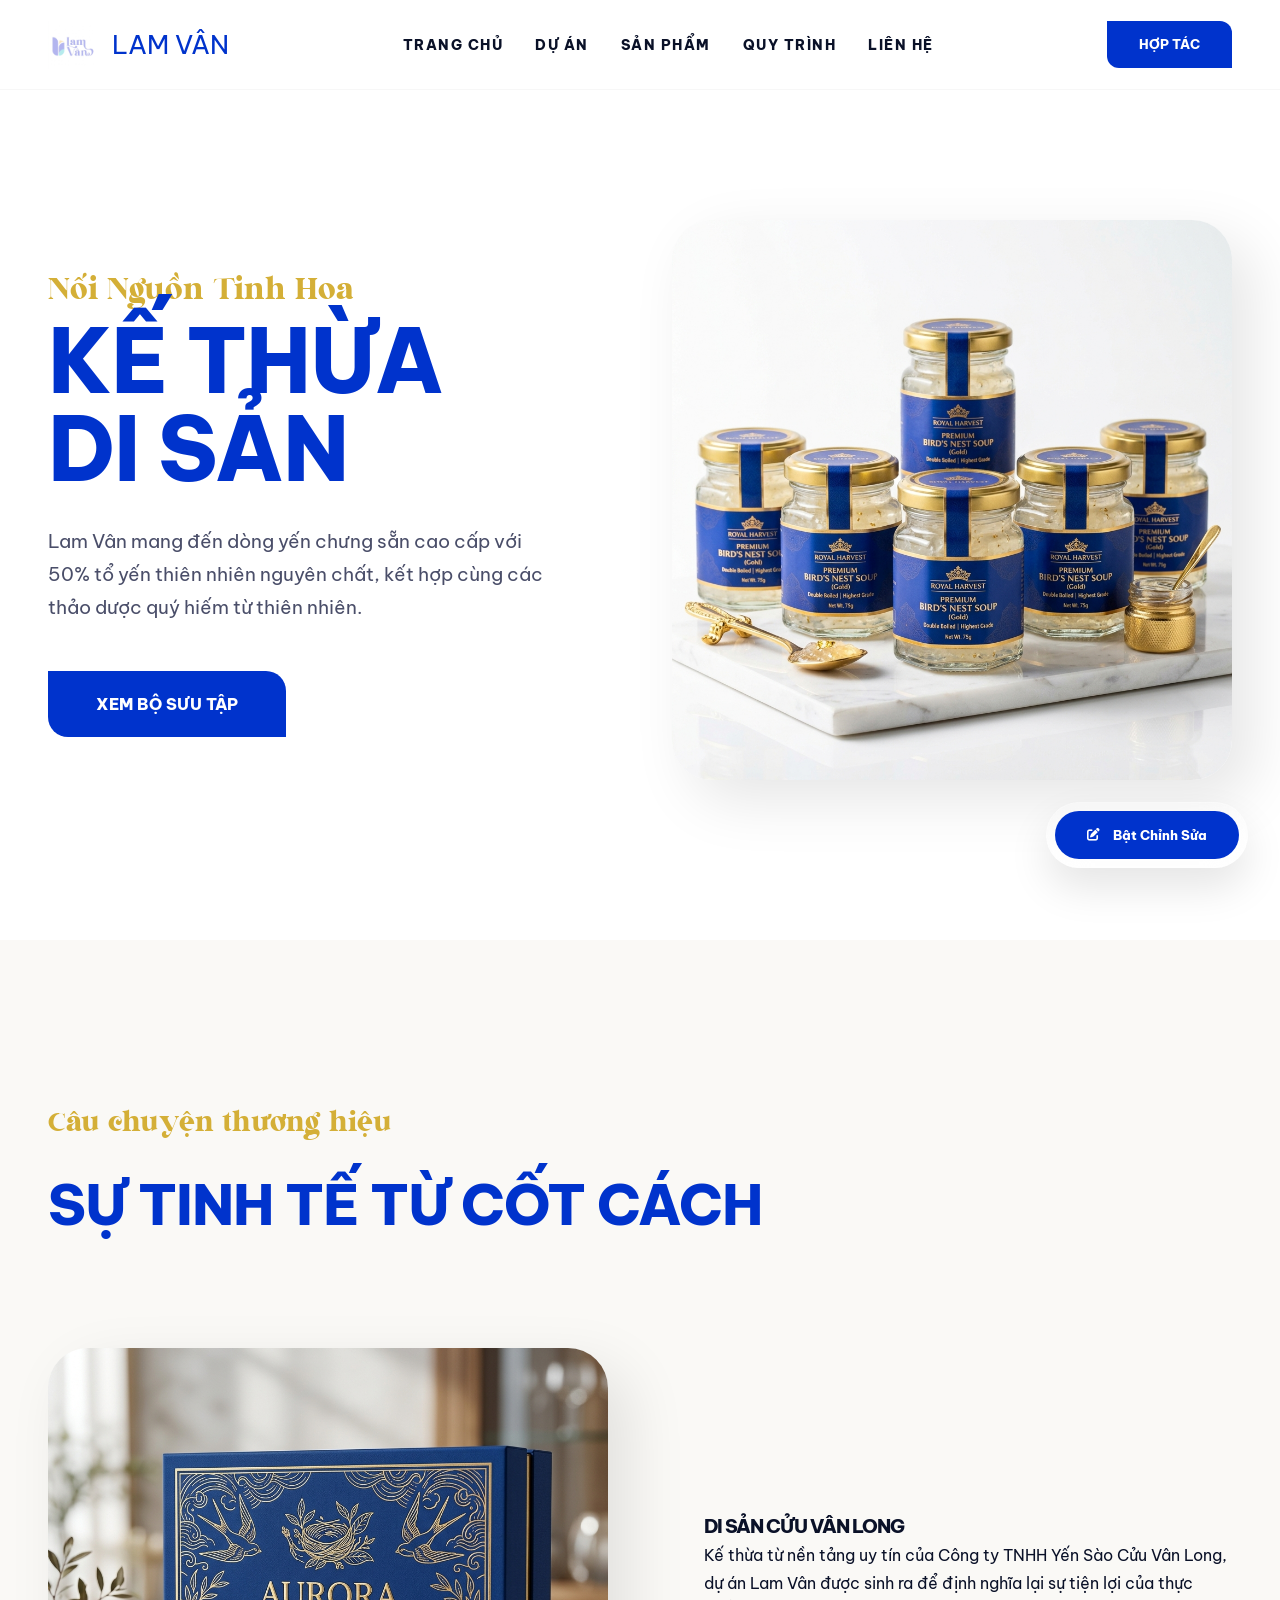
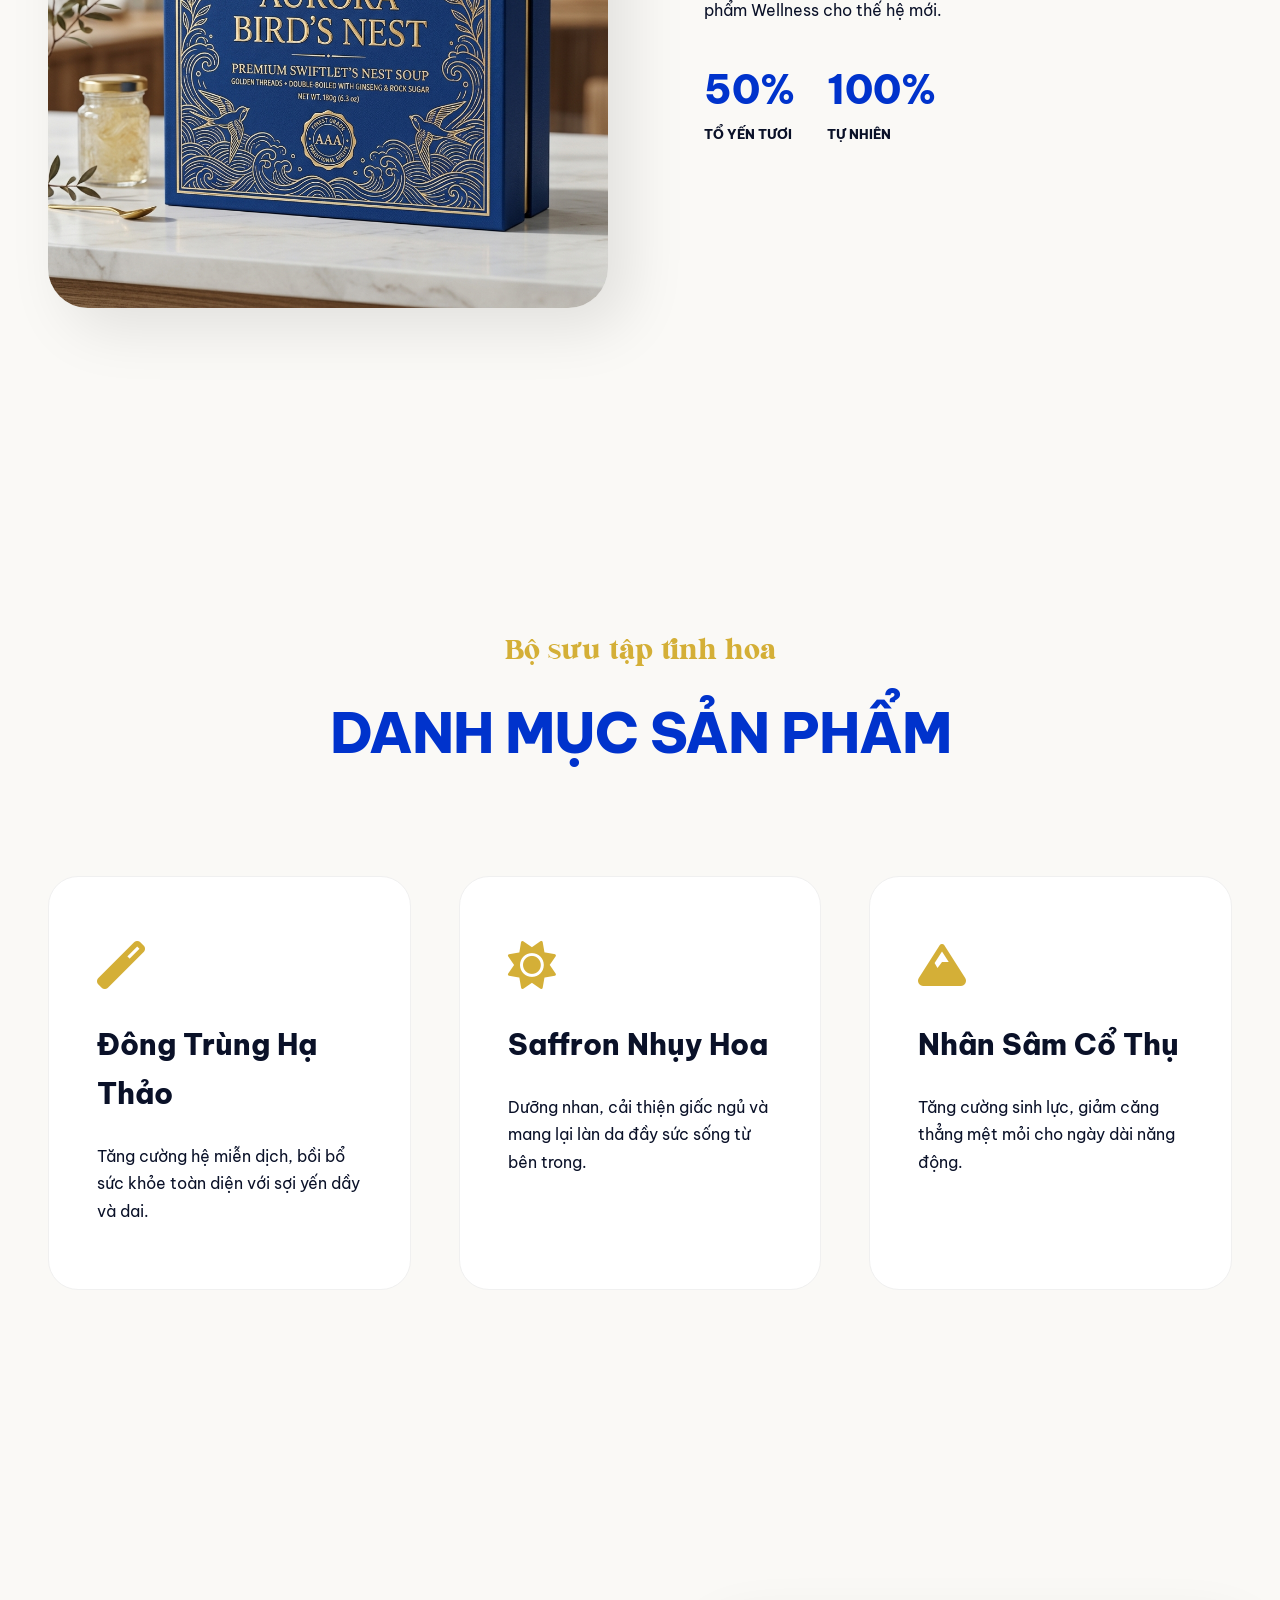
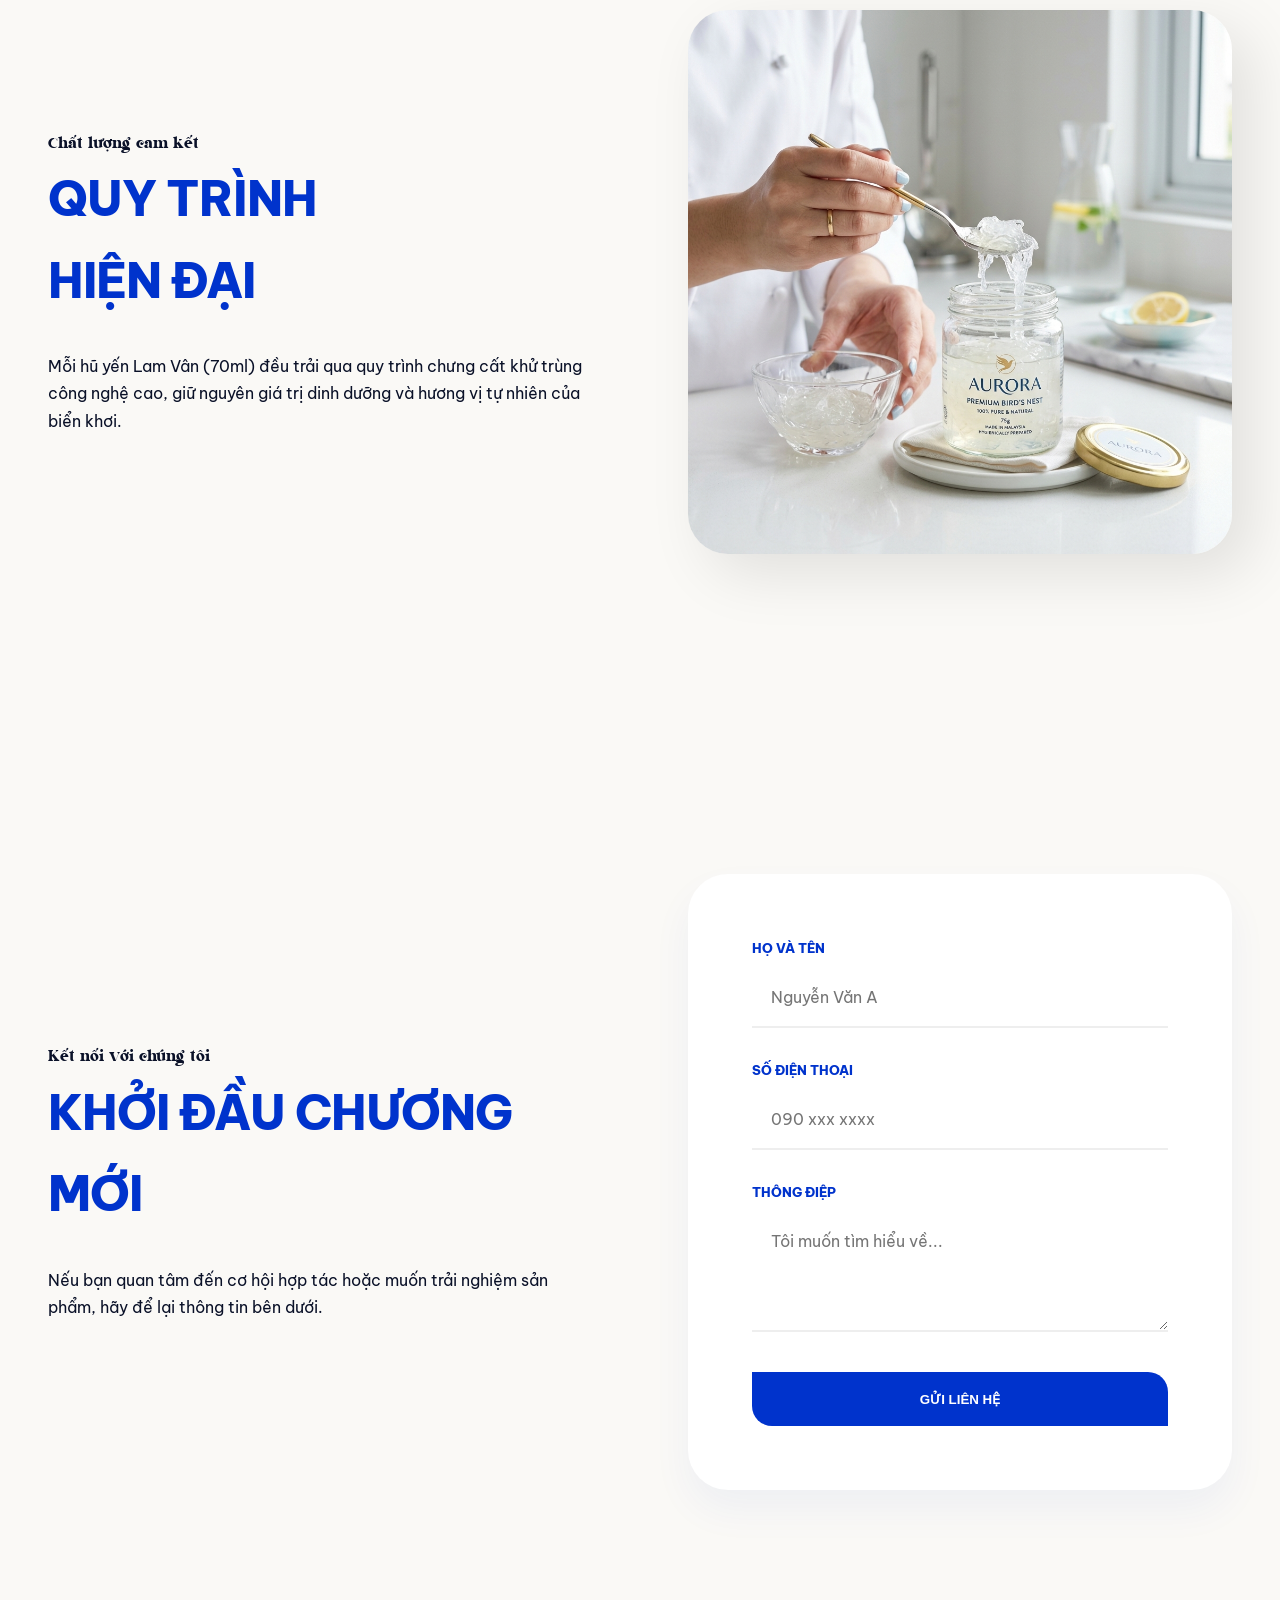
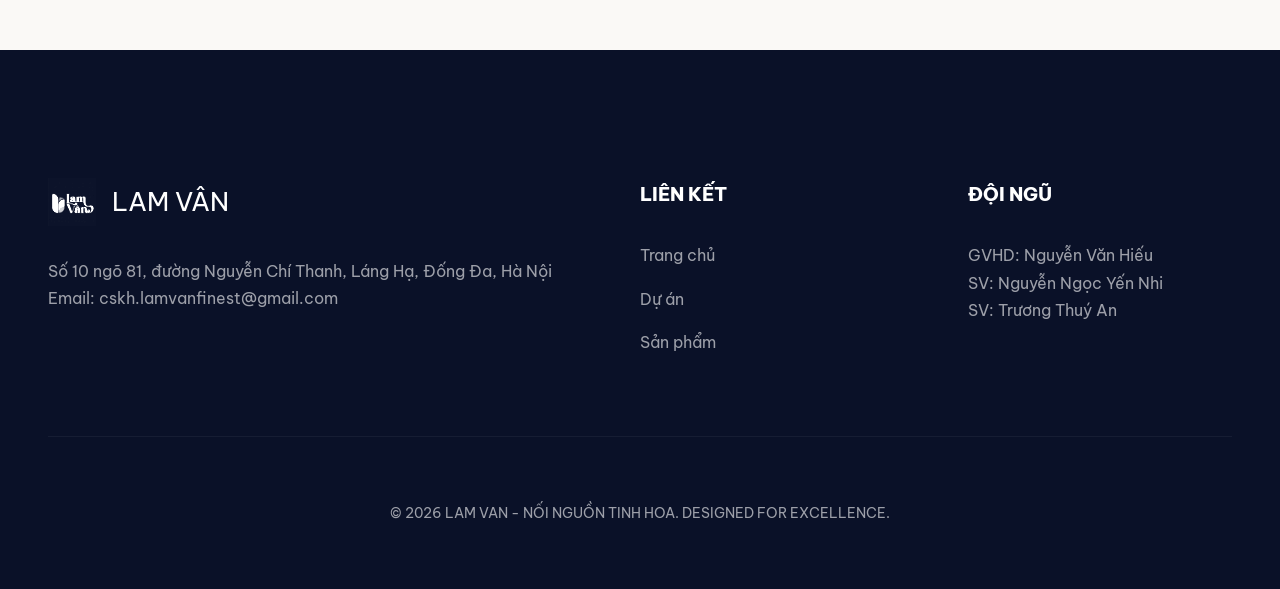
<file: index.html>
<!DOCTYPE html>
<html lang="vi">
<head>
    <meta charset="UTF-8">
    <meta name="viewport" content="width=device-width, initial-scale=1.0">
    <title>Lam Vân | Nối Nguồn Tinh Hoa</title>
    <meta name="description" content="Portfolio Dự án Yến chưng Lam Vân - Kết nối tinh hoa truyền thống với phong cách sống hiện đại.">
    <link rel="stylesheet" href="style.css">
    <link rel="stylesheet" href="https://cdnjs.cloudflare.com/ajax/libs/font-awesome/6.0.0/css/all.min.css">
</head>
<body>

    <header id="header">
        <div class="container nav">
            <div class="logo-container">
                <img src="logo_refined.jpg" alt="Logo Lam Vân" class="logo-img">
                <span class="logo-text">LAM VÂN</span>
            </div>
            <ul class="nav-links">
                <li><a href="#hero">Trang chủ</a></li>
                <li><a href="#about">Dự án</a></li>
                <li><a href="#products">Sản phẩm</a></li>
                <li><a href="#tech">Quy trình</a></li>
                <li><a href="#contact">Liên hệ</a></li>
            </ul>
            <a href="#contact" class="btn" style="padding: 0.8rem 2rem; border-top-right-radius: 12px; border-bottom-left-radius: 12px; font-size: 0.8rem;">HỢP TÁC</a>
        </div>
    </header>

    <section id="hero" class="hero">
        <div class="container hero-grid">
            <div class="hero-text">
                <div class="reveal">
                    <span class="script-font" style="font-size: 2rem; color: var(--accent);">Nối Nguồn Tinh Hoa</span>
                    <h1>KẾ THỪA<br>DI SẢN</h1>
                    <p>Lam Vân mang đến dòng yến chưng sẵn cao cấp với 50% tổ yến thiên nhiên nguyên chất, kết hợp cùng các thảo dược quý hiếm từ thiên nhiên.</p>
                    <a href="#products" class="btn">XEM BỘ SƯU TẬP</a>
                </div>
            </div>
            <div class="hero-image-wrap reveal">
                <img src="lamvan_collection.jpg" alt="Bộ sưu tập Yến chưng Lam Vân">
            </div>
        </div>
    </section>

    <section id="about" class="about">
        <div class="container">
            <div class="section-title reveal">
                <span class="script-font">Câu chuyện thương hiệu</span>
                <h2>SỰ TINH TẾ TỪ CỐT CÁCH</h2>
            </div>
            <div class="hero-grid">
                <div class="hero-image-wrap reveal">
                    <img src="lamvan_packaging.jpg" alt="Bao bì dự án Lam Vân">
                </div>
                <div class="hero-text reveal" style="padding-left: 2rem;">
                    <h3>Di Sản Cửu Vân Long</h3>
                    <p>Kế thừa từ nền tảng uy tín của Công ty TNHH Yến Sào Cửu Vân Long, dự án Lam Vân được sinh ra để định nghĩa lại sự tiện lợi của thực phẩm Wellness cho thế hệ mới.</p>
                    <div style="display: flex; gap: 2rem; margin-top: 2rem;">
                        <div>
                            <h4 style="color: var(--primary); font-size: 2.5rem;">50%</h4>
                            <p style="font-size: 0.8rem; font-weight: 800;">TỔ YẾN TƯƠI</p>
                        </div>
                        <div>
                            <h4 style="color: var(--primary); font-size: 2.5rem;">100%</h4>
                            <p style="font-size: 0.8rem; font-weight: 800;">TỰ NHIÊN</p>
                        </div>
                    </div>
                </div>
            </div>
        </div>
    </section>

    <section id="products" class="product-showcase">
        <div class="container">
            <div class="section-title reveal" style="text-align: center;">
                <span class="script-font">Bộ sưu tập tinh hoa</span>
                <h2>DANH MỤC SẢN PHẨM</h2>
            </div>
            <div class="features-grid">
                <div class="feature-card reveal">
                    <i class="fas fa-magic icon"></i>
                    <h4>Đông Trùng Hạ Thảo</h4>
                    <p>Tăng cường hệ miễn dịch, bồi bổ sức khỏe toàn diện với sợi yến dầy và dai.</p>
                </div>
                <div class="feature-card reveal">
                    <i class="fas fa-sun icon"></i>
                    <h4>Saffron Nhụy Hoa</h4>
                    <p>Dưỡng nhan, cải thiện giấc ngủ và mang lại làn da đầy sức sống từ bên trong.</p>
                </div>
                <div class="feature-card reveal">
                    <i class="fas fa-mountain icon"></i>
                    <h4>Nhân Sâm Cổ Thụ</h4>
                    <p>Tăng cường sinh lực, giảm căng thẳng mệt mỏi cho ngày dài năng động.</p>
                </div>
            </div>
        </div>
    </section>

    <section id="tech" class="tech">
        <div class="container">
            <div class="contact-grid">
                <div class="contact-info reveal">
                    <span class="script-font">Chất lượng cam kết</span>
                    <h3>QUY TRÌNH<br>HIỆN ĐẠI</h3>
                    <p>Mỗi hũ yến Lam Vân (70ml) đều trải qua quy trình chưng cất khử trùng công nghệ cao, giữ nguyên giá trị dinh dưỡng và hương vị tự nhiên của biển khơi.</p>
                </div>
                <div class="hero-image-wrap reveal">
                    <img src="lamvan_process.jpg" alt="Quy trình đóng gói Lam Vân">
                </div>
            </div>
        </div>
    </section>

    <section id="contact" class="contact">
        <div class="container">
            <div class="contact-grid">
                <div class="contact-info reveal">
                    <span class="script-font">Kết nối với chúng tôi</span>
                    <h3>KHỞI ĐẦU CHƯƠNG MỚI</h3>
                    <p>Nếu bạn quan tâm đến cơ hội hợp tác hoặc muốn trải nghiệm sản phẩm, hãy để lại thông tin bên dưới.</p>
                </div>
                <form class="contact-form reveal">
                    <div class="form-group">
                        <label>Họ và tên</label>
                        <input type="text" placeholder="Nguyễn Văn A" required>
                    </div>
                    <div class="form-group">
                        <label>Số điện thoại</label>
                        <input type="tel" placeholder="090 xxx xxxx" required>
                    </div>
                    <div class="form-group">
                        <label>Thông điệp</label>
                        <textarea rows="4" placeholder="Tôi muốn tìm hiểu về..."></textarea>
                    </div>
                    <button type="submit" class="btn" style="width: 100%;">GỬI LIÊN HỆ</button>
                </form>
            </div>
        </div>
    </section>

    <footer>
        <div class="container">
            <div class="footer-grid">
                <div>
                    <div class="logo-container" style="margin-bottom: 2rem;">
                        <img src="logo_refined.jpg" alt="Logo Lam Vân" class="logo-img">
                        <span class="logo-text">LAM VÂN</span>
                    </div>
                    <p>Số 10 ngõ 81, đường Nguyễn Chí Thanh, Láng Hạ, Đống Đa, Hà Nội</p>
                    <p>Email: cskh.lamvanfinest@gmail.com</p>
                </div>
                <div>
                    <h4>LIÊN KẾT</h4>
                    <ul>
                        <li><a href="#hero">Trang chủ</a></li>
                        <li><a href="#about">Dự án</a></li>
                        <li><a href="#products">Sản phẩm</a></li>
                    </ul>
                </div>
                <div>
                    <h4>ĐỘI NGŨ</h4>
                    <p>GVHD: Nguyễn Văn Hiếu</p>
                    <p>SV: Nguyễn Ngọc Yến Nhi</p>
                    <p>SV: Trương Thuý An</p>
                </div>
            </div>
            <div class="copyright">
                &copy; 2026 LAM VAN - NỐI NGUỒN TINH HOA. DESIGNED FOR EXCELLENCE.
            </div>
        </div>
    </footer>

    <!-- Admin Panel for Live Editing -->
    <div id="admin-panel" class="admin-panel">
        <button id="toggle-edit" class="admin-btn"><i class="fas fa-edit"></i> Bật Chỉnh Sửa</button>
        <button id="download-code" class="admin-btn secondary" style="display: none;"><i class="fas fa-download"></i> Tải về file đã sửa</button>
        <button id="copy-code" class="admin-btn" style="display: none; background: #57606f;"><i class="fas fa-copy"></i> Sao chép Mã HTML</button>
    </div>

    <!-- Hidden File Input for Image Uploads -->
    <input type="file" id="image-editor-input" style="display: none;" accept="image/*">

    <script src="script.js"></script>
</body>
</html>
</file>
<file: style.css>
@font-face {
    font-family: 'Be Vietnam Pro';
    src: url('BeVietnamPro-Regular.ttf') format('truetype');
    font-weight: 400;
    font-style: normal;
}

@font-face {
    font-family: 'Be Vietnam Pro';
    src: url('BeVietnamPro-ExtraBold.ttf') format('truetype');
    font-weight: 800;
    font-style: normal;
}

@font-face {
    font-family: 'MJ Angela';
    src: url('MJ-Angela-Angela.ttf') format('truetype');
    font-weight: normal;
    font-style: normal;
}

:root {
    --primary: #0033CC; /* Chỉnh lại màu xanh cho khớp với logo Lam Vân */
    --accent: #D4AF37;  /* Màu vàng kim sang trọng (Gold) */
    --bg-cream: #FAF9F6; /* Màu kem trắng sứ cao cấp */
    --text-dark: #0A1128;
    --text-light: #4A4E69;
    --white: #ffffff;
    --shadow: 0 20px 40px rgba(0, 51, 204, 0.05);
    --transition: all 0.5s cubic-bezier(0.19, 1, 0.22, 1);
}

* {
    margin: 0;
    padding: 0;
    box-sizing: border-box;
}

html {
    scroll-behavior: smooth;
}

body {
    font-family: 'Be Vietnam Pro', sans-serif;
    background-color: var(--bg-cream);
    color: var(--text-dark);
    line-height: 1.7;
    overflow-x: hidden;
}

h1, h2, h3, .logo {
    font-family: 'Be Vietnam Pro', sans-serif;
    font-weight: 800;
    text-transform: uppercase;
    letter-spacing: -1px;
}

.script-font {
    font-family: 'MJ Angela', cursive;
    text-transform: none;
    font-weight: 400;
    letter-spacing: 0;
}

a {
    text-decoration: none;
    color: inherit;
    transition: var(--transition);
}

ul {
    list-style: none;
}

img {
    max-width: 100%;
    display: block;
}

.container {
    max-width: 1300px;
    margin: 0 auto;
    padding: 0 3rem;
}

/* --- Header & Navigation --- */
header {
    position: fixed;
    top: 0;
    left: 0;
    width: 100%;
    z-index: 1000;
    min-height: 90px;
    display: flex;
    align-items: center;
    transition: var(--transition);
    background: rgba(255, 255, 255, 0.7);
    backdrop-filter: blur(25px);
    border-bottom: 1px solid rgba(0, 0, 0, 0.03);
}

header.scrolled {
    min-height: 70px;
    background: rgba(250, 249, 246, 0.95);
    box-shadow: 0 10px 30px rgba(0, 51, 204, 0.08);
}

.nav {
    width: 100%;
    display: flex;
    justify-content: space-between;
    align-items: center;
    flex-wrap: nowrap; /* Tuyệt đối không cho phép xuống dòng đè chữ */
}

.logo-container {
    display: flex;
    align-items: center;
    gap: 1rem;
}

.logo-img {
    height: 48px;
    mix-blend-mode: screen; /* Kỹ thuật triệt tiêu nền đen tuyệt đối */
}

.logo-text {
    font-size: 1.6rem;
    color: var(--primary);
}

.nav-links {
    display: flex;
    gap: 2rem; /* Giảm gap để Menu gọn hơn */
}

.nav-links a {
    font-weight: 800;
    font-size: 0.85rem;
    text-transform: uppercase;
    letter-spacing: 1.5px;
    position: relative;
    padding: 0.5rem 0;
}

.nav-links a::after {
    content: '';
    position: absolute;
    bottom: 0;
    left: 0;
    width: 0;
    height: 2px;
    background: var(--primary);
    transition: var(--transition);
}

.nav-links a:hover::after {
    width: 100%;
}

/* --- Hero Section --- */
.hero {
    min-height: 100vh;
    display: flex;
    align-items: center;
    position: relative;
    padding-top: 220px; /* Tăng thêm khoảng thở sang trọng */
    background: #ffffff;
}

.hero-grid {
    display: grid;
    grid-template-columns: 1fr 1fr;
    align-items: center;
    gap: 4rem;
}

.hero h1 {
    font-size: 5.5rem;
    line-height: 1;
    margin-bottom: 2rem;
    color: var(--primary);
}

.hero p {
    font-size: 1.2rem;
    margin-bottom: 3rem;
    color: var(--text-light);
    max-width: 500px;
}

.hero-image-wrap {
    position: relative;
    border-radius: 40px;
    overflow: hidden;
    box-shadow: 20px 20px 60px rgba(0, 0, 0, 0.1);
}

.hero-image-wrap img {
    width: 100%;
    transition: transform 10s ease;
}

.hero-image-wrap:hover img {
    transform: scale(1.1);
}

.btn {
    display: inline-block;
    padding: 1.2rem 3rem;
    background-color: var(--primary);
    color: var(--white);
    font-weight: 800;
    border-top-right-radius: 20px;
    border-bottom-left-radius: 20px;
    border: none;
    cursor: pointer;
    transition: var(--transition);
}

.btn:hover {
    background-color: var(--text-dark);
    transform: translateY(-8px) scale(1.02);
    box-shadow: 0 15px 30px rgba(0, 0, 0, 0.15);
}

/* --- Section Styling --- */
section {
    padding: 10rem 0;
}

.section-title {
    margin-bottom: 6rem;
}

.section-title span {
    color: var(--accent);
    font-family: 'MJ Angela';
    font-size: 1.8rem;
    display: block;
    margin-bottom: 0.5rem;
}

.section-title h2 {
    font-size: 3.5rem;
    color: var(--primary);
}

/* --- Features Section --- */
.features {
    background: #fdfdfd;
}

.features-grid {
    display: grid;
    grid-template-columns: repeat(3, 1fr);
    gap: 3rem;
}

.feature-card {
    background: var(--white);
    padding: 4rem 3rem;
    border-radius: 30px;
    border: 1px solid #f0f0f0;
    transition: var(--transition);
}

.feature-card:hover {
    border-color: var(--primary);
    box-shadow: var(--shadow);
}

.feature-card .icon {
    font-size: 3rem;
    color: var(--accent);
    margin-bottom: 2rem;
}

.feature-card h4 {
    font-size: 1.8rem;
    margin-bottom: 1.5rem;
}

/* --- Demo/Product Section --- */
.product-showcase {
    background-color: var(--bg-cream);
}

.product-gallery {
    display: grid;
    grid-template-columns: repeat(2, 1fr);
    gap: 2rem;
}

.gallery-item {
    position: relative;
    border-radius: 30px;
    overflow: hidden;
    height: 500px;
}

.gallery-item img {
    width: 100%;
    height: 100%;
    object-fit: cover;
    transition: var(--transition);
}

.gallery-item:hover img {
    transform: scale(1.05);
}

.gallery-overlay {
    position: absolute;
    bottom: 0;
    left: 0;
    width: 100%;
    padding: 3rem;
    background: linear-gradient(to top, rgba(10, 17, 40, 0.8), transparent);
    color: var(--white);
}

/* --- Contact Section --- */
.contact-grid {
    display: grid;
    grid-template-columns: 1fr 1fr;
    gap: 6rem;
    align-items: center;
}

.contact-info h3 {
    font-size: 3rem;
    margin-bottom: 2rem;
    color: var(--primary);
}

.contact-form {
    background: var(--white);
    padding: 4rem;
    border-radius: 40px;
    box-shadow: var(--shadow);
}

.form-group {
    margin-bottom: 2rem;
}

.form-group label {
    display: block;
    font-weight: 800;
    font-size: 0.8rem;
    text-transform: uppercase;
    margin-bottom: 0.5rem;
    color: var(--primary);
}

.form-group input, 
.form-group textarea {
    width: 100%;
    padding: 1.2rem;
    border: none;
    border-bottom: 2px solid #eee;
    background: transparent;
    font-family: inherit;
    font-size: 1rem;
    transition: var(--transition);
}

.form-group input:focus, 
.form-group textarea:focus {
    outline: none;
    border-color: var(--primary);
}

/* --- Footer --- */
footer {
    background: var(--text-dark);
    color: rgba(255, 255, 255, 0.6);
    padding: 8rem 0 4rem;
}

footer .logo-text {
    color: var(--white);
}

footer .logo-img {
    filter: grayscale(1) invert(1) brightness(2); /* Biến logo nên trang thanh mau trang tren nen den */
}

.footer-grid {
    display: grid;
    grid-template-columns: 2fr 1fr 1fr;
    gap: 4rem;
    margin-bottom: 4rem;
}

footer h4 {
    color: var(--white);
    margin-bottom: 2rem;
    font-size: 1.2rem;
}

footer ul li {
    margin-bottom: 1rem;
}

.copyright {
    border-top: 1px solid rgba(255, 255, 255, 0.05);
    padding-top: 4rem;
    text-align: center;
    font-size: 0.9rem;
}

/* --- Responsiveness --- */
@media (max-width: 1200px) {
    .container { padding: 0 2rem; }
    .hero h1 { font-size: 4rem; }
    .nav-links { gap: 1.5rem; }
}

@media (max-width: 1024px) {
    .nav-links { display: none; } /* Ẩn Menu sớm hơn để tránh bị đè trên Tablet */
}

@media (max-width: 992px) {
    .hero-grid, .contact-grid, .product-gallery { grid-template-columns: 1fr; }
    .features-grid { grid-template-columns: repeat(2, 1fr); }
    .hero { min-height: auto; padding: 14rem 0 6rem; }
}

/* --- Animations --- */
.reveal {
    opacity: 0;
    transform: translateY(40px);
    transition: opacity 1s cubic-bezier(0.19, 1, 0.22, 1), transform 1s cubic-bezier(0.19, 1, 0.22, 1);
}

.reveal.active {
    opacity: 1;
    transform: translateY(0);
}

/* --- Admin Edit Mode Panel --- */
.admin-panel {
    position: fixed;
    bottom: 2rem;
    right: 2rem;
    z-index: 10000;
    display: flex;
    gap: 1rem;
    padding: 0.5rem;
    background: rgba(255, 255, 255, 0.1);
    backdrop-filter: blur(20px);
    border-radius: 50px;
    border: 1px solid rgba(255, 255, 255, 0.2);
    box-shadow: 0 20px 40px rgba(0, 0, 0, 0.1);
}

.admin-btn {
    padding: 1rem 2rem;
    border-radius: 50px;
    border: none;
    background: var(--primary);
    color: white;
    font-family: 'Be Vietnam Pro', sans-serif;
    font-weight: 800;
    font-size: 0.8rem;
    cursor: pointer;
    display: flex;
    align-items: center;
    gap: 0.8rem;
    transition: var(--transition);
}

.admin-btn.secondary {
    background: var(--accent);
}

.admin-btn:hover {
    transform: translateY(-5px);
    filter: brightness(1.1);
}

.admin-btn.active {
    background: #ff4757;
}

[contenteditable="true"], 
.editable-img {
    outline: 2px dashed var(--accent);
    outline-offset: 5px;
    cursor: pointer;
    transition: var(--transition);
}

.editable-img:hover {
    filter: brightness(0.8) sepia(0.3) hue-rotate(-50deg);
    transform: scale(1.02);
}
</file>
